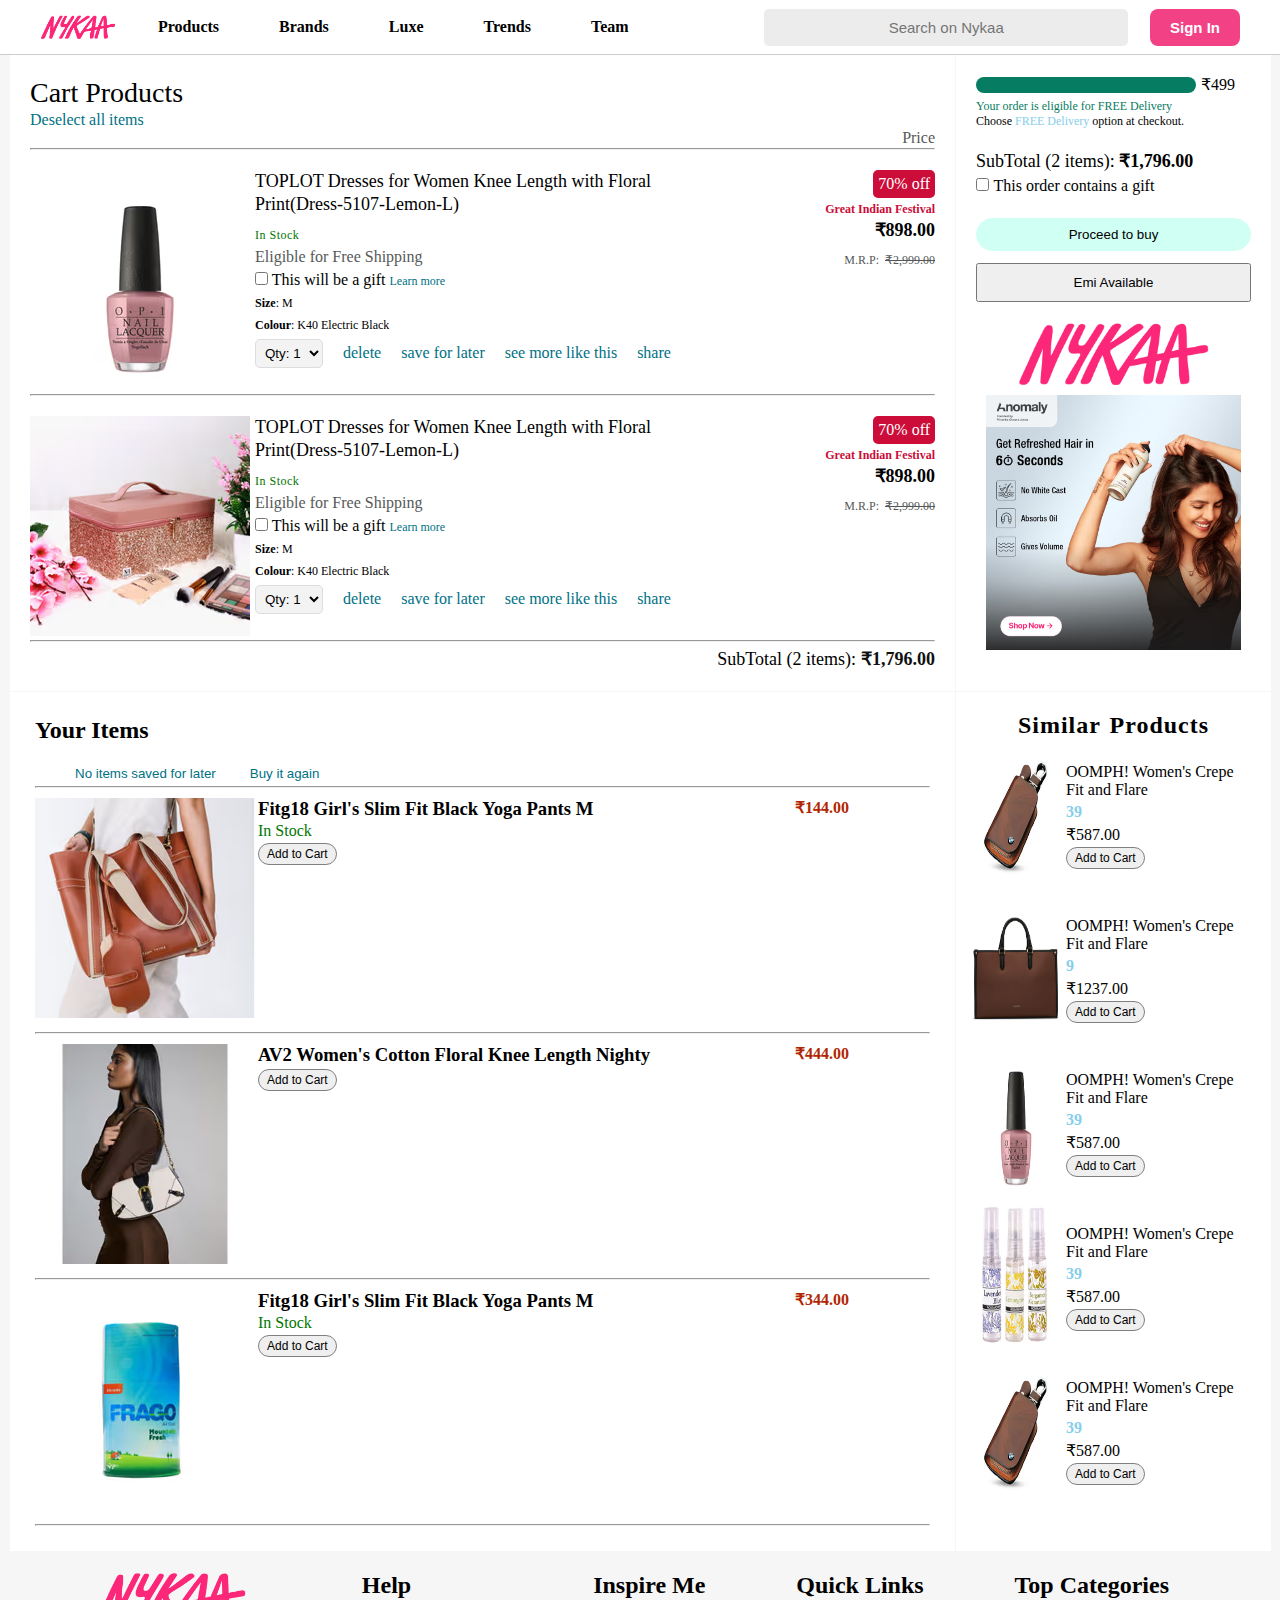
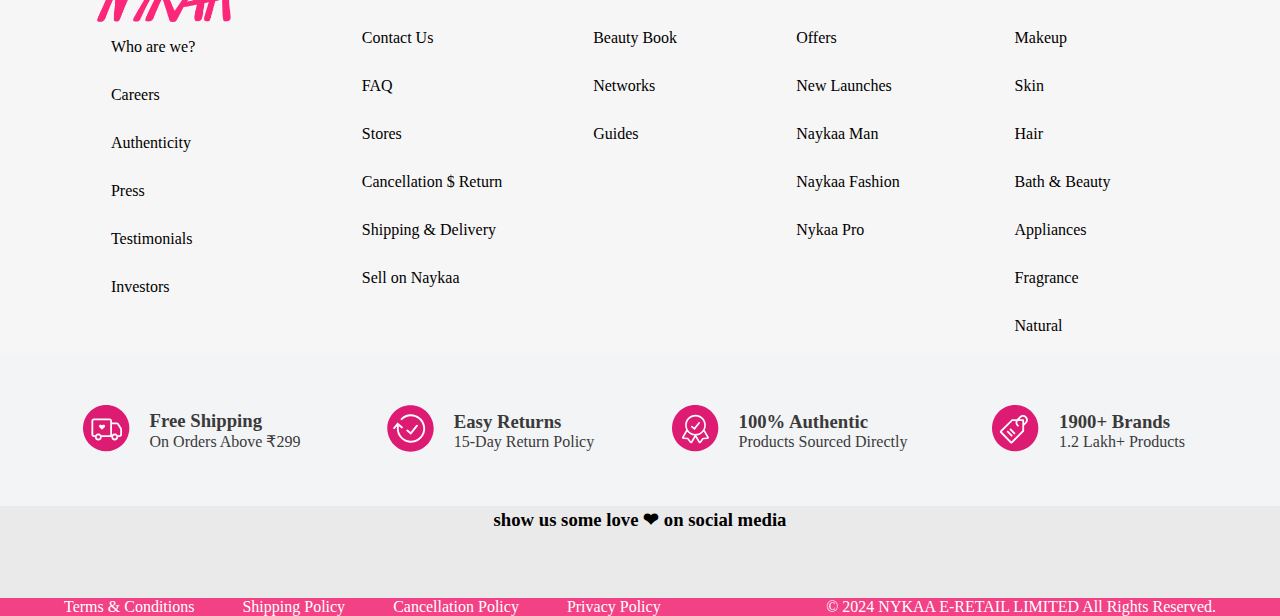
<file: cart.html>
<!DOCTYPE html>
<html lang="en">
  <head>
    <meta charset="UTF-8" />
    <meta name="viewport" content="width=device-width, initial-scale=1.0" />
    <link rel="stylesheet" href="cart.css" />
    <link
      rel="stylesheet"
      href="https://fonts.googleapis.com/css2?family=Material+Symbols+Outlined:opsz,wght,FILL,GRAD@24,400,0,0"
    />
    <link
      rel="icon"
      href="//images-static.naikaa.com/media/wysiwyg/uiTools/2024-3/beauty.png"
      type="image/x-icon"
    />
    <link
      rel="stylesheet"
      href="https://cdnjs.cloudflare.com/ajax/libs/font-awesome/6.6.0/css/all.min.css"
      integrity="sha512-Kc323vGBEqzTmouAECnVceyQqyqdsSiqLQISBL29aUW4U/M7pSPA/gEUZQqv1cwx4OnYxTxve5UMg5GT6L4JJg=="
      crossorigin="anonymous"
      referrerpolicy="no-referrer"
    />
    <title>Nyka Cart Page</title>
  </head>
  <body>
    <nav>
      <div class="bottom_header_menu" tabindex="0">
        <i class="fa-solid fa-bars fa-lg"></i>

        <ul id="menubar">
          <li>
            <img
              onclick="window.location.href = 'index.html'"
              src="Assests/nykaa-logo.png"
              alt="Nykaa Logo"
            />
            <a href="product.html">Products</a>
            <a href="#">Brands</a>
            <a href="#">Luxe</a>
            <a href="#">Trends</a>
            <a href="team.html">Team</a>
          </li>
        </ul>
      </div>

      <div class="nav_right">
        <input type="text" placeholder="Search on Nykaa" />
        <button onclick="window.location.href = 'login.html'">Sign In</button>
        <a href="cart.html"
          ><i class="fa-solid fa-cart-shopping" style="color: black"></i
        ></a>
      </div>
    </nav>

    <!-- Cart-Shopping -->
    <div class="cart-container">
      <!-- Left Top Container   -->
      <div class="left-top-container">
        <h2>Cart Products</h2>
        <p><a href="#">Deselect all items</a></p>
        <p>Price</p>

        <hr />
        <div class="cart-product-container">
          <div class="cart-product-image">
            <img src="./Assests/Products/product-8.png" alt="" />
          </div>

          <div class="cart-product-content">
            <h4>
              TOPLOT Dresses for Women Knee Length with Floral
              Print(Dress-5107-Lemon-L)
            </h4>
            <p>In Stock</p>
            <p>Eligible for Free Shipping</p>

            <div class="cart-product-content-gift-checkbox">
              <input type="checkbox" id="gift" />
              <label for="gift"
                >This will be a gift <a href="#">Learn more</a></label
              >
            </div>
            <p><span>Size</span>: M</p>
            <p><span>Colour</span>: K40 Electric Black</p>
            <div class="cart-product-content-footer">
              <div class="card-product-quantity">
                <select>
                  <option value="Qty:1">Qty: 1</option>
                  <option value="Qty:1">Qty: 0</option>
                  <option value="Qty:1">Qty: 2</option>
                  <option value="Qty:1">Qty: 3</option>
                  <option value="Qty:1">Qty: 4</option>
                  <option value="Qty:1">Qty: 5</option>
                </select>
              </div>
              <p>delete</p>
              <p>save for later</p>
              <p>see more like this</p>
              <p>share</p>
            </div>
          </div>

          <div class="cart-product-price-container">
            <p>70% off</p>
            <p>Great Indian Festival</p>
            <p>₹898.00</p>
            <p>M.R.P: <span>₹2,999.00</span></p>
          </div>
        </div>

        <hr />
        <div class="cart-product-container">
          <div class="cart-product-image">
            <img src="./Assests/Products/product-3.png" alt="" />
          </div>

          <div class="cart-product-content">
            <h4>
              TOPLOT Dresses for Women Knee Length with Floral
              Print(Dress-5107-Lemon-L)
            </h4>
            <p>In Stock</p>
            <p>Eligible for Free Shipping</p>

            <div class="cart-product-content-gift-checkbox">
              <input type="checkbox" id="gift" />
              <label for="gift"
                >This will be a gift <a href="#">Learn more</a></label
              >
            </div>
            <p><span>Size</span>: M</p>
            <p><span>Colour</span>: K40 Electric Black</p>
            <div class="cart-product-content-footer">
              <div class="card-product-quantity">
                <select>
                  <option value="Qty:1">Qty: 1</option>
                  <option value="Qty:1">Qty: 0</option>
                  <option value="Qty:1">Qty: 2</option>
                  <option value="Qty:1">Qty: 3</option>
                  <option value="Qty:1">Qty: 4</option>
                  <option value="Qty:1">Qty: 5</option>
                </select>
              </div>
              <p>delete</p>
              <p>save for later</p>
              <p>see more like this</p>
              <p>share</p>
            </div>
          </div>

          <div class="cart-product-price-container">
            <p>70% off</p>
            <p>Great Indian Festival</p>
            <p>₹898.00</p>
            <p>M.R.P: <span>₹2,999.00</span></p>
          </div>
        </div>

        <hr />

        <div class="cart-product-subtotal">
          <p>SubTotal (2 items): <span>₹1,796.00</span></p>
        </div>
      </div>

      <!-- right Top Container   -->

      <div class="right-Top-container">
        <div style="display: flex; gap: 5px; align-items: center">
          <div class="progressbar"></div>
          <p style="font-size: 16px">₹499</p>
        </div>

        <p>Your order is eligible for FREE Delivery</p>
        <p>
          Choose
          <span style="color: skyblue; cursor: pointer">FREE Delivery</span>
          option at checkout.
        </p>
        <div class="right-subtotal">
          <p>
            SubTotal (2 items): <span style="font-weight: bold">₹1,796.00</span>
          </p>
          <input type="checkbox" id="gift" />
          <label for="gift">This order contains a gift</label>
        </div>
        <button
          class="right-top-button"
          onclick="window.location.href = 'address.html'"
        >
          Proceed to buy
        </button>
        <div class="dropdown">
          <button class="dropbtn" onclick="myFunction()">Emi Available</button>
          <div id="myDropdown" class="dropdown-content">
            <a href="#home">Bajaj Finance</a>
            <a href="#home">Kotak Credit Card</a>
            <a href="#home">Axis Credit Card</a>
          </div>
        </div>
        <div class="right-container-banner">
          <img src="./Assests/nykaa-logo.png" alt="" />
          <img src="./Assests/f2.avif" alt="" />
        </div>
      </div>

      <!-- Left Bottom Container -->
      <div class="left-bottom-container">
        <h2>Your Items</h2>
        <div class="left-bottom-button">
          <button>No items saved for later</button>
          <button>Buy it again</button>
        </div>
        <hr />
        <div class="left-bottom-content">
          <div class="left-bottom-content-img">
            <img src="./Assests/Products/product-5.png" alt="" />
          </div>
          <div class="left-bottom-content-describe">
            <h3>Fitg18 Girl's Slim Fit Black Yoga Pants M</h3>
            <p>In Stock</p>
            <button>Add to Cart</button>
          </div>
          <h4>₹144.00</h4>
        </div>
        <hr />

        <div class="left-bottom-content">
          <div class="left-bottom-content-img">
            <img src="./Assests/Products/product-6.png" alt="" />
          </div>
          <div class="left-bottom-content-describe">
            <h3>AV2 Women's Cotton Floral Knee Length Nighty</h3>
            <button>Add to Cart</button>
          </div>
          <h4>₹444.00</h4>
        </div>
        <hr />
        <div class="left-bottom-content">
          <div class="left-bottom-content-img">
            <img src="./Assests/Products/product-9.png" alt="" />
          </div>
          <div class="left-bottom-content-describe">
            <h3>Fitg18 Girl's Slim Fit Black Yoga Pants M</h3>
            <p>In Stock</p>
            <button>Add to Cart</button>
          </div>
          <h4>₹344.00</h4>
        </div>
        <hr />
      </div>

      <!-- right-bottom-container -->
      <div class="right-bottom-container">
        <h2>Similar Products</h2>
        <div class="right-bottom-content">
          <div class="right-bottom-content-img">
            <img src="./Assests/Products/product-12.png" alt="" />
          </div>
          <div class="right-bottom-content-describe">
            <p>OOMPH! Women's Crepe Fit and Flare</p>
            <div class="right-bottom-rating">
              <i class="fa-solid fa-star" style="color: rgb(252, 191, 38)"></i>
              <i class="fa-solid fa-star" style="color: rgb(252, 191, 38)"></i>
              <i class="fa-solid fa-star" style="color: rgb(252, 191, 38)"></i>
              <i class="fa-solid fa-star" style="color: rgb(252, 191, 38)"></i>
              <i
                class="fa-solid fa-star-half-stroke"
                style="color: rgb(252, 191, 38)"
              ></i>
              <p>39</p>
            </div>
            <p>₹587.00</p>
            <button>Add to Cart</button>
          </div>
        </div>

        <div class="right-bottom-content">
          <div class="right-bottom-content-img">
            <img src="./Assests/Products/product-2.png" alt="" />
          </div>
          <div class="right-bottom-content-describe">
            <p>OOMPH! Women's Crepe Fit and Flare</p>
            <div class="right-bottom-rating">
              <i class="fa-solid fa-star" style="color: rgb(252, 191, 38)"></i>
              <i class="fa-solid fa-star" style="color: rgb(252, 191, 38)"></i>
              <i class="fa-solid fa-star" style="color: rgb(252, 191, 38)"></i>

              <i
                class="fa-solid fa-star-half-stroke"
                style="color: rgb(252, 191, 38)"
              ></i>
              <p>9</p>
            </div>
            <p>₹1237.00</p>
            <button>Add to Cart</button>
          </div>
        </div>

        <div class="right-bottom-content">
          <div class="right-bottom-content-img">
            <img src="./Assests/Products/product-8.png" alt="" />
          </div>
          <div class="right-bottom-content-describe">
            <p>OOMPH! Women's Crepe Fit and Flare</p>
            <div class="right-bottom-rating">
              <i class="fa-solid fa-star" style="color: rgb(252, 191, 38)"></i>
              <i class="fa-solid fa-star" style="color: rgb(252, 191, 38)"></i>
              <i class="fa-solid fa-star" style="color: rgb(252, 191, 38)"></i>
              <i class="fa-solid fa-star" style="color: rgb(252, 191, 38)"></i>
              <i
                class="fa-solid fa-star-half-stroke"
                style="color: rgb(252, 191, 38)"
              ></i>
              <p>39</p>
            </div>
            <p>₹587.00</p>
            <button>Add to Cart</button>
          </div>
        </div>

        <div class="right-bottom-content">
          <div class="right-bottom-content-img">
            <img src="./Assests/Products/product-11.png" alt="" />
          </div>
          <div class="right-bottom-content-describe">
            <p>OOMPH! Women's Crepe Fit and Flare</p>
            <div class="right-bottom-rating">
              <i class="fa-solid fa-star" style="color: rgb(252, 191, 38)"></i>
              <i class="fa-solid fa-star" style="color: rgb(252, 191, 38)"></i>
              <i class="fa-solid fa-star" style="color: rgb(252, 191, 38)"></i>
              <i class="fa-solid fa-star" style="color: rgb(252, 191, 38)"></i>
              <i class="fa-solid fa-star" style="color: rgb(252, 191, 38)"></i>
              <p>39</p>
            </div>
            <p>₹587.00</p>
            <button>Add to Cart</button>
          </div>
        </div>

        <div class="right-bottom-content">
          <div class="right-bottom-content-img">
            <img src="./Assests/Products/product-12.png" alt="" />
          </div>
          <div class="right-bottom-content-describe">
            <p>OOMPH! Women's Crepe Fit and Flare</p>
            <div class="right-bottom-rating">
              <i class="fa-solid fa-star" style="color: rgb(252, 191, 38)"></i>
              <i class="fa-solid fa-star" style="color: rgb(252, 191, 38)"></i>
              <i class="fa-solid fa-star" style="color: rgb(252, 191, 38)"></i>
              <i class="fa-solid fa-star" style="color: rgb(252, 191, 38)"></i>
              <i
                class="fa-solid fa-star-half-stroke"
                style="color: rgb(252, 191, 38)"
              ></i>
              <p>39</p>
            </div>
            <p>₹587.00</p>
            <button>Add to Cart</button>
          </div>
        </div>
      </div>
    </div>

    <footer>
      <ul>
        <li>
          <h2>
            <img
              style="width: 200px; margin-bottom: -20px; margin-left: -40px"
              src="Assests/nykaa-logo.png"
              alt="Brand Logo"
            />
          </h2>
          <a href="#">Who are we?</a>
          <a href="#">Careers</a>
          <a href="#">Authenticity</a>
          <a href="#">Press</a>
          <a href="#">Testimonials</a>
          <a href="#">Investors</a>
        </li>
      </ul>
      <ul>
        <li>
          <h2>Help</h2>
          <a href="#">Contact Us</a>
          <a href="#">FAQ</a>
          <a href="#">Stores</a>
          <a href="#">Cancellation $ Return</a>
          <a href="#">Shipping & Delivery</a>
          <a href="#">Sell on Naykaa</a>
        </li>
      </ul>
      <ul>
        <li>
          <h2>Inspire Me</h2>
          <a href="#">Beauty Book</a>
          <a href="#">Networks</a>
          <a href="#">Guides</a>
        </li>
      </ul>
      <ul>
        <li>
          <h2>Quick Links</h2>
          <a href="#">Offers</a>
          <a href="#">New Launches</a>
          <a href="#">Naykaa Man</a>
          <a href="#">Naykaa Fashion</a>
          <a href="#">Nykaa Pro</a>
        </li>
      </ul>
      <ul>
        <li>
          <h2>Top Categories</h2>
          <a href="#">Makeup</a>
          <a href="#">Skin</a>
          <a href="#">Hair</a>
          <a href="#">Bath & Beauty</a>
          <a href="#">Appliances</a>
          <a href="#">Fragrance</a>
          <a href="#">Natural</a>
        </li>
      </ul>
    </footer>

    <div class="footerpolicy">
      <div class="policy_cards">
        <div><img src="Assests/policy1.svg" alt="" /></div>
        <div>
          <h3>Free Shipping</h3>
          <p>On Orders Above ₹299</p>
        </div>
      </div>
      <div class="policy_cards">
        <div><img src="Assests/policy2.svg" alt="" /></div>
        <div>
          <h3>Easy Returns</h3>
          <p>15-Day Return Policy</p>
        </div>
      </div>
      <div class="policy_cards">
        <div><img src="Assests/policy3.svg" alt="" /></div>
        <div>
          <h3>100% Authentic</h3>
          <p>Products Sourced Directly</p>
        </div>
      </div>
      <div class="policy_cards">
        <div><img src="Assests/policy4.svg" alt="" /></div>
        <div>
          <h3>1900+ Brands</h3>
          <p>1.2 Lakh+ Products</p>
        </div>
      </div>
    </div>

    <div class="media_cards">
      <h3>show us some love ❤ on social media</h3>
      <div>
        <i class="fa-brands fa-square-instagram fa-2xl"></i>
        <i class="fa-brands fa-square-facebook fa-2xl"></i>
        <i class="fa-brands fa-youtube fa-2xl"></i>
        <i class="fa-brands fa-square-twitter fa-2xl"></i>
        <i class="fa-brands fa-square-pinterest fa-2xl"></i>
      </div>
    </div>

    <div class="bottom_footer">
      <div class="left">
        <a href="#">Terms & Conditions</a>
        <a href="#">Shipping Policy</a>
        <a href="#">Cancellation Policy</a>
        <a href="#">Privacy Policy</a>
      </div>
      <div class="right">
        <p>© 2024 NYKAA E-RETAIL LIMITED All Rights Reserved.</p>
      </div>
    </div>
  </body>

  <script>
    function myFunction() {
      document.getElementById("myDropdown").classList.toggle("show");
    }
    window.onclick = function (event) {
      if (!event.target.matches(".dropbtn")) {
        var dropdowns = document.getElementsByClassName("dropdown-content");
        var i;
        for (i = 0; i < dropdowns.length; i++) {
          var openDropdown = dropdowns[i];
          if (openDropdown.classList.contains("show")) {
            openDropdown.classList.remove("show");
          }
        }
      }
    };
  </script>
</html>
</file>
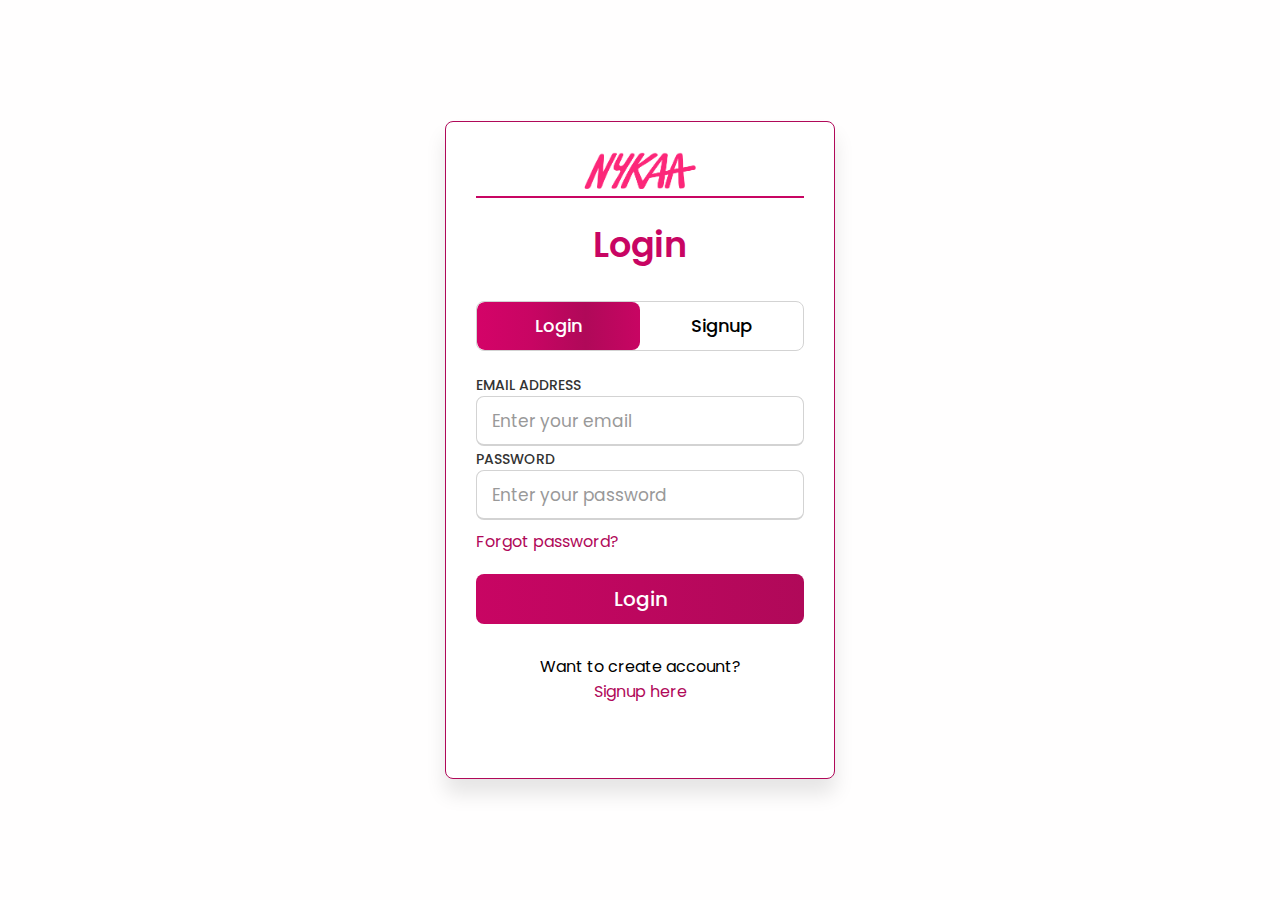
<file: login.html>
<!DOCTYPE html>
<html lang="en">
  <head>
    <meta charset="UTF-8" />
    <meta name="viewport" content="width=device-width, initial-scale=1.0" />
    <title>Login & Signup Page</title>
    <link rel="stylesheet" href="login.css" />
    <link
      rel="icon"
      href="//images-static.naikaa.com/media/wysiwyg/uiTools/2024-3/beauty.png"
      type="image/x-icon"
    />
  </head>
  <body>
    <div class="login-container">
      <div class="login-page-logo">
        <img src="./Assests/nykaa-logo.png" alt="nykaa-logo" class="logo" />
      </div>
      <div class="title-text">
        <div class="title login">Login</div>
        <div class="title signup">Create Account</div>
      </div>
      <div class="form-container">
        <div class="slide-controls">
          <input type="radio" name="slide" id="login" checked />
          <input type="radio" name="slide" id="signup" />
          <label for="login" class="slide login">Login</label>
          <label for="signup" class="slide signup">Signup</label>
          <div class="slider-tab"></div>
        </div>
        <div class="form-inner">
          <form action="#" class="login">
            <div class="field">
              <p>Email Address</p>
              <!-- Paragraph before the input -->
              <input
                type="text"
                placeholder="Enter your email"
                required
                id="login-email"
              />
            </div>
            <div class="field">
              <p>Password</p>
              <!-- Paragraph before the input -->
              <input
                type="password"
                placeholder="Enter your password"
                required
                id="login-password"
              />
            </div>
            <br />
            <div class="pass-link"><a href="#">Forgot password?</a></div>
            <div class="field btn">
              <div class="btn-layer"></div>
              <input type="submit" value="Login" id="login-submit" />
            </div>
            <div class="signup-link">
              Want to create account?<br />
              <a href="">Signup here</a>
            </div>
          </form>
          <form action="#" class="signup">
            <div class="field">
              <p>Name</p>
              <!-- Paragraph before the input -->
              <input
                type="text"
                placeholder="Enter your name"
                required
                id="signup-name"
              />
            </div>
            <div class="field">
              <p>Email Address</p>
              <!-- Paragraph before the input -->
              <input
                type="text"
                placeholder="Enter your email"
                required
                id="signup-email"
              />
            </div>
            <div class="field">
              <p>Password</p>
              <!-- Paragraph before the input -->
              <input
                type="password"
                placeholder="Enter your password"
                required
                id="signup-password"
              />
            </div>
            <br />
            <div class="field btn">
              <div class="btn-layer"></div>
              <input type="submit" value="Signup" id="signup-submit" />
            </div>
            <div class="signup-link">
              Already have an account?<br />
              <a href="">Login now</a>
            </div>
          </form>
        </div>
      </div>
    </div>
  </body>
  <script src="login.js"></script>
  <!-- Done -->
</html>
</file>
<file: cart.css>
* {
  padding: 0px;
  margin: 0px;
  box-sizing: border-box;
}

body {
  width: 100%;
  height: 100%;
  background-color: rgb(247, 246, 246);
}

nav {
  height: 55px;
  display: flex;
  justify-content: space-between;
  align-items: center;
  padding: 0px 18px;
  border-bottom: 1px solid rgb(204, 204, 204);
  position: fixed;
  left: 0;
  right: 0;
  z-index: 3;
  background-color: white;
}
#menubar > li > img {
  width: 100px;
}

.fa-bars {
  display: none !important;
}
#menubar {
  display: none;
  list-style-type: none;
}
#menubar li {
  display: flex;
  flex-direction: column;
  gap: 20px;
  padding: 10px;
  justify-content: center;
  align-items: center;
}
#menubar li a {
  padding: 10px;
  font-weight: 600;
  text-decoration: none;
  color: black;
}
#menubar li a:hover {
  transform: scale(1.1);
}
.fa-bars {
  cursor: pointer;
}
.nav_right {
  width: 40%;
  display: flex;
  align-items: center;
  gap: 22px;
}
.nav_right > input {
  width: 100%;
  background-color: rgb(236, 236, 236);
  border: none;
  border-radius: 5px;
  padding: 10px;
  font-size: 15px;
  text-align: center;
}
.nav_right > button {
  color: white;
  background-color: rgb(243, 65, 133);
  border: none;
  border-radius: 8px;
  padding: 10px 20px;
  font-size: 15px;
  font-weight: 600;
  text-wrap: nowrap;
}
.nav_right > button:hover {
  background-color: rgb(219, 2, 85);
}

/**********************************Left Top Container ******************************/
.cart-container {
  display: grid;
  grid-template-columns: 75% 25%;
  margin: 0px 10px;
  gap: 1px;
  padding-top: 55px;
  padding-bottom: 1px;
}

.left-top-container {
  background-color: white;
  padding: 20px;
}

.left-top-container > h2 {
  font-size: 28px;
  font-weight: 400;
  line-height: 36px;
}

.left-top-container > p:nth-child(2) a {
  text-decoration: none;
  color: #007185;
}

.left-top-container > p:nth-child(2) a:hover {
  border-bottom: 1px solid rgb(113, 22, 22);
  color: rgb(113, 22, 22);
}

.left-top-container > p:nth-child(3) {
  display: flex;
  justify-content: flex-end;
  padding-bottom: 1px;
  color: #565959;
}

.cart-product-container {
  display: flex;
  padding-top: 20px;
}

.cart-product-image {
  width: auto;
  height: auto;
  margin-right: 5px;
}

.cart-product-content {
  width: 60%;
}

.cart-product-content > h4 {
  font-weight: 400;
  font-size: 18px;
  line-height: 1.3em;
}

.cart-product-content > p:nth-child(2) {
  color: #007600;
  font-size: 12px;
  letter-spacing: 0.5px;
  line-height: 16px;
  padding-top: 10px;
}

.cart-product-content > p:nth-child(3) {
  color: #565959;
  line-height: 16px;
  padding-top: 6px;
}
.cart-product-content-gift-checkbox {
  padding-top: 6px;
}

.cart-product-content-gift-checkbox > label > a {
  color: #007185;
  text-decoration: none;
  line-height: 16px;
  font-size: 12px;
}

.cart-product-content-gift-checkbox > label > a:hover {
  color: rgb(113, 22, 22);
  border-bottom: 1px solid rgb(113, 22, 22);
}

.cart-product-content > p:nth-child(5) {
  padding-top: 6px;
  line-height: 16px;
  font-size: 12px;
}

.cart-product-content > p:nth-child(5) > span {
  font-weight: bold;
  line-height: 16px;
  font-size: 12px;
}

.cart-product-content > p:nth-child(6) {
  padding-top: 6px;
  font-size: 12px;
  line-height: 16px;
}

.cart-product-content > p:nth-child(6) > span {
  font-weight: bold;
  line-height: 16px;
  font-size: 12px;
}

.cart-product-price-container {
  text-align: right;
  width: 30%;
}

.cart-product-content-footer {
  display: flex;
  align-items: center;
  color: #007185;
  padding: 6px 0px;
}

.cart-product-content-footer p:hover {
  color: rgb(113, 22, 22);
  border-bottom: 1px solid rgb(113, 22, 22);
  cursor: pointer;
}

.card-product-quantity > select {
  padding: 5px;
  background-color: rgb(243, 243, 243);
  border: 1px solid rgb(221, 221, 221);
  border-radius: 5px;
}

.cart-product-content-footer > p:nth-child(2) {
  margin-left: 20px;
}

.cart-product-content-footer > p:nth-child(3) {
  margin-left: 20px;
}

.cart-product-content-footer > p:nth-child(4) {
  margin-left: 20px;
}

.cart-product-content-footer > p:nth-child(5) {
  margin-left: 20px;
}

/* Cart-Price */

.cart-product-price-container > p:nth-child(1) {
  background-color: #cc0c39;
  display: inline-block;
  padding: 5px 5px;
  border-radius: 5px;
  color: white;
}

.cart-product-price-container > p:nth-child(2) {
  color: #cc0c39;
  line-height: 12px;
  margin-top: 5px;
  font-size: 12px;
  font-weight: bold;
}

.cart-product-price-container > p:nth-child(3) {
  font-size: 18px;
  line-height: 24px;
  margin-top: 3px;
  font-weight: bold;
}

.cart-product-price-container > p:nth-child(4) {
  margin-top: 10px;
  color: #565959;
  font-size: 12px;
  line-height: 16px;
}

.cart-product-price-container > p:nth-child(4) > span {
  text-decoration: line-through;
  padding-left: 3px;
  font-size: 12px;
  line-height: 16px;
}

/* Subtotal */
.cart-product-subtotal > p {
  display: flex;
  justify-content: flex-end;
  padding-top: 5px;
  font-size: 18px;
  line-height: 24px;
}

.cart-product-subtotal > p span {
  color: #0f1111;
  font-weight: bold;
  padding-left: 5px;
}

/* right subtotal */

.cart-subtotal {
  position: relative;
  left: 20px;
  right: 20px;
  top: 100px;
  background-color: white;
  padding: 20px;
  height: 270px;
}

/******************************** right-Top-container ******************************/
.right-Top-container {
  background-color: #ffff;
  padding: 20px;
}
.progressbar {
  background-color: #067d62;
  width: 80%;
  height: 16px;
  border-radius: 20px;
}

.right-Top-container > p:nth-child(2) {
  margin-top: 5px;
  color: #067d62;
  text-align: left;
  font-size: 12px;
  line-height: 15px;
}

.right-Top-container > p:nth-child(3) {
  text-align: left;
  font-size: 12px;
  line-height: 15px;
}

.right-subtotal {
  margin-top: 20px;
  font-size: 18px;
  line-height: 24px;
}

.right-subtotal > label {
  font-size: 16px;
}

.right-top-button {
  background-color: #d0fff4;
  border: 1px solid #d0fff4;
  text-align: center;
  width: 100%;
  font-weight: 500;
  margin-top: 20px;
  padding: 8px 0px;
  border-radius: 20px;
  cursor: pointer;
}
.right-top-button:hover {
  background-color: #91f6de;
}
.dropdown {
  position: relative;
}

.dropdown > .dropbtn {
  width: 100%;
  margin-top: 12px;
  padding: 10px 10px;
  cursor: pointer;
}

.dropdown-content {
  display: none;
  position: absolute;
  background-color: #f1f1f1;
  width: 100%;
  overflow: auto;
  box-shadow: 0px 8px 16px 0px rgba(0, 0, 0, 0.2);
  z-index: 1;
}

.dropdown-content a {
  color: black;
  padding: 12px 16px;
  text-decoration: none;
  display: block;
}

.dropdown-content a:hover {
  box-shadow: 1px 1px 5px #007185;
}

.show {
  display: block;
}

.right-container-banner {
  display: flex;
  flex-direction: column;
  gap: 10px;
  padding-top: 20px;
  padding-inline: 10px;
}
/******************************* left-bottom-container *****************************/

.left-bottom-container {
  background-color: #ffff;
  padding: 25px;
}

.left-bottom-container > h2 {
  margin-bottom: 20px;
}

.left-bottom-button {
  margin-left: 40px;
}

.left-bottom-button > button {
  background-color: transparent;
  margin-right: 30px;
  border: none;
  cursor: pointer;
  color: #007185;
  padding-bottom: 5px;
}

.left-bottom-button > button:active {
  border-bottom: 1px solid rgb(255, 187, 0);
}

.left-bottom-content {
  margin-top: 10px;
  margin-bottom: 10px;
}
.left-bottom-content-img {
  width: auto;
  height: auto;
  margin-right: 3px;
}

.left-bottom-content {
  display: flex;
}

.left-bottom-content-describe {
  width: 60%;
}

.left-bottom-content-describe > p {
  color: #007600;
  margin-top: 2px;
}

.left-bottom-content-describe > button {
  padding: 3px 8px;
  font-size: 12px;
  border-radius: 20px;
  margin-top: 3px;
  border: 1px solid grey;
  cursor: pointer;
}

.left-bottom-content-describe > button:hover {
  background-color: rgb(231, 231, 231);
}

.left-bottom-content > h4 {
  color: #b12704;
}
/*****************************right-bottom-container *******************************/

.right-bottom-container {
  background-color: #ffff;
  padding: 10px;
}

.right-bottom-container > h2 {
  text-align: center;
  padding-top: 10px;
  letter-spacing: 1px;
  word-spacing: 2px;
}

.right-bottom-content {
  display: flex;
  align-items: center;
}

.right-bottom-content-img {
  width: auto;
  height: auto;
}
.right-bottom-content-img img {
  width: 100px;
  height: 150px;
}
.right-bottom-content-describe {
  width: 60%;
}

.right-bottom-content-describe > p:nth-child(1) {
  height: 40px;
}

.right-bottom-rating > p {
  display: inline;
  color: skyblue;
  font-weight: 600;
}
.right-bottom-content-describe p:nth-child(3) {
  font-weight: 500;
  margin-top: 4px;
}

.right-bottom-content-describe > button {
  padding: 3px 8px;
  font-size: 12px;
  border-radius: 20px;
  margin-top: 3px;
  border: 1px solid grey;
  cursor: pointer;
}

/* FOOTER */
.top_footer {
  background: linear-gradient(
    45deg,
    rgb(179, 35, 86),
    rgb(197, 83, 106),
    rgb(212, 123, 128),
    rgb(226, 160, 150),
    rgb(238, 197, 172),
    rgb(247, 234, 195)
  );
  padding: 1rem 3rem;
  display: grid;
  grid-template-columns: repeat(3, 1fr);
  column-gap: 1rem;
  font-size: 16px;
}
.top_footer > .home_email {
  padding: 1rem;
  /* align-items: center; */
}
.top_footer > .home_email > input {
  background-color: bisque;
  width: 70%;
  padding: 10px 15px;
  border: none;
  border-radius: 5px;
}
.top_footer > .home_email > button {
  background-color: rgb(255, 0, 136);
  color: white;
  padding: 10px 15px;
  border: none;
  border-radius: 5px;
}

.top_footer > .home_contact {
  display: flex;
  flex-direction: column;
}
.top_footer > .home_download {
  display: flex;
  flex-direction: column;
  padding: 1rem;
}

footer {
  display: flex;
  justify-content: space-evenly;
  width: 100%;
  background: url("https://png.pngtree.com/thumb_back/fh260/background/20231026/pngtree-pastel-pink-textured-background-with-abstract-watercolor-painting-image_13721736.png");
  background-repeat: no-repeat;
  background-size: cover;
  padding: 20px;
}

footer > ul > li {
  display: flex;
  justify-content: center;
  gap: 30px;
  flex-direction: column;
}
footer > ul > li > a {
  text-decoration: none;
  color: black;
}

.footerpolicy {
  box-sizing: border-box;
  background-color: rgb(243, 244, 246);
  display: grid;
  grid-template-columns: repeat(4, 1fr);
  gap: 1rem;
  padding: 50px;
}
.policy_cards {
  display: flex;
  justify-content: center;
  align-items: center;
  color: rgb(58, 58, 58);
}
.policy_cards > div {
  padding: 0px 10px;
}

.media_cards {
  margin: 0;
  padding: 0.2rem 5rem;
  box-sizing: border-box;
  background-color: rgb(234, 234, 234);
}

.media_cards > h3 {
  text-align: center;
}
.media_cards > div {
  margin: 2rem 0;
  display: flex;
  justify-content: space-evenly;
  gap: 8rem;
}

.bottom_footer {
  background-color: rgb(242, 65, 133);
  color: white;
  display: flex;
  justify-content: space-between;
  align-items: center;
  padding: 0 4rem;
}
.bottom_footer > .left {
  display: flex;
  gap: 3rem;
}

.bottom_footer > .left > a {
  text-decoration: none;
  color: white;
}

/* media query */

/* tablet view */
@media screen and (max-width: 1024px) {
  .bottom_footer {
    justify-content: center;
  }
  .bottom_footer > .left {
    display: none;
  }
}

/* mobile veiw */
@media screen and (max-width: 768px) {
  header {
    width: 100%;
  }
  .top_header_feature {
    display: none;
  }
  nav {
    width: 100%;
    display: flex;
    justify-content: space-evenly;
  }

  /* .nav_left{
      display: none;
  } */
  .nav_right {
    width: 100%;
    padding: 0.5rem;
  }
  .nav_right > input {
    width: 100%;
  }
  .bottom_header_menu {
    color: rgb(255, 0, 140);
    display: flex;
    align-items: center;
    justify-content: space-between;
    width: 10%;
  }
  .bottom_header_menu:focus-within #menubar {
    display: flex;
    flex-direction: column;
    position: absolute;
    background-color: white;
    top: 35px;
    left: 0;
    width: 100%;
    text-align: center;
    z-index: 999;
  }
  #menubar li a {
    text-decoration: none;
    color: #232323;
    transition: color 0.3s ease;
  }
  .fa-bars {
    display: block !important;
    font-size: 24px;
  }
  .home_cards {
    display: none;
  }
  .homecard_banner {
    display: block;
    width: 100%;
    margin-top: 1rem;
  }
  .top_Brand {
    display: grid;
    grid-template-columns: repeat(1, 1fr);
  }
  .top_Brand > img {
    width: 100%;
    padding: 20px;
    border-radius: 18px;
  }
  .top_footer {
    display: none;
  }
  footer {
    display: flex;
    flex-direction: column;
    padding: 0px;
  }
  footer > ul {
    margin-bottom: 0.2rem;
  }
  footer > ul > li > a {
    display: none;
  }
  footer > ul > li > h2::after {
    content: "⩔";
    float: right;
    margin-right: 4rem;
  }
  .footerpolicy {
    display: none;
  }
  .media_cards {
    display: none;
  }
}

/* mobile view */
@media screen and (min-width: 768px) {
  /* .fa-bars{
      display: none;
  } */

  .nav_left,
  .nav_right {
    display: flex;
    align-items: center;
  }
  #menubar {
    display: flex;
    padding: 0;
  }
  #menubar li {
    display: flex;
    flex-direction: row;
  }
  #menubar li a {
    margin-right: 20px;
  }
}
</file>
<file: login.css>
@import url("https://fonts.googleapis.com/css?family=Poppins:400,500,600,700&display=swap");
* {
  margin: 0;
  padding: 0;
  box-sizing: border-box;
  font-family: "Poppins", sans-serif;
}
html,
body {
  display: grid;
  height: 100%;
  width: 100%;
  place-items: center;
  background: #fffefe;
}
::selection {
  background: #1a75ff;
  color: #fff;
}

.login-page-logo {
  text-align: center; /* Center the logo */
  margin-bottom: 20px; /* Space below the logo */
  border-bottom: #c80563 solid 2px;
}

.login-page-logo .logo {
  width: 150px; /* Set the width of the logo */
  height: auto; /* Maintain aspect ratio */
}

/* Default for desktop and larger screens */
.login-container {
  overflow: hidden;
  max-width: 390px; /* Default width */
  background: #fff;
  padding: 30px;
  border-radius: 8px;
  box-shadow: 0px 15px 20px rgba(0, 0, 0, 0.1);
  border: thin double #b00959;
}

/* For tablets (768px to 1024px) */
@media (max-width: 1024px) {
  .login-container {
    max-width: 350px; /* Adjusted for tablet screens */
  }
}

/* For mobile devices (less than 768px) */
@media (max-width: 768px) {
  .login-container {
    max-width: 350px; /* Adjusted for mobile screens */
  }
}

.login-container .title-text {
  display: flex;
  width: 200%;
}
.login-container .title {
  width: 50%;
  font-size: 35px;
  font-weight: 600;
  color: #c80563;
  text-align: center;
  transition: all 0.6s cubic-bezier(0.68, -0.55, 0.265, 1.55);
}
.login-container .slide-controls {
  position: relative;
  display: flex;
  height: 50px;
  width: 100%;
  overflow: hidden;
  margin: 30px 0 10px 0;
  justify-content: space-between;
  border: 1px solid lightgrey;
  border-radius: 8px;
}
.slide-controls .slide {
  height: 100%;
  width: 100%;
  color: #fff;
  font-size: 18px;
  font-weight: 500;
  text-align: center;
  line-height: 48px;
  cursor: pointer;
  z-index: 1;
  transition: all 0.6s ease;
}
.slide-controls label.signup {
  color: #000;
}
.slide-controls .slider-tab {
  position: absolute;
  height: 100%;
  width: 50%;
  left: 0;
  z-index: 0;
  border-radius: 8px;
  background: -webkit-linear-gradient(left, #d40368, #c80563, #b00959, #c80563);
  transition: all 0.6s cubic-bezier(0.68, -0.55, 0.265, 1.55);
}
input[type="radio"] {
  display: none;
}
#signup:checked ~ .slider-tab {
  left: 50%;
}
#signup:checked ~ label.signup {
  color: #fff;
  cursor: default;
  user-select: none;
}
#signup:checked ~ label.login {
  color: #000;
}
#login:checked ~ label.signup {
  color: #000;
}
#login:checked ~ label.login {
  cursor: default;
  user-select: none;
}
.login-container .form-container {
  width: 100%;
  overflow: hidden;
}
.field p {
  font-size: 14px;
  color: #333;
  margin-bottom: 0px;
  margin-top: 24px;
  text-transform: uppercase;
  font-weight: 500;
}

.form-container .form-inner {
  display: flex;
  width: 200%;
}
.form-container .form-inner form {
  width: 50%;
  transition: all 0.6s cubic-bezier(0.68, -0.55, 0.265, 1.55);
  margin-top: -10px !important;
}
.form-inner form .field {
  height: 50px;
  width: 100%;
  margin-top: 20px;
}
.form-inner form .field input {
  height: 100%;
  width: 100%;
  outline: none;
  padding-left: 15px;
  border-radius: 8px;
  border: 1px solid lightgrey;
  border-bottom-width: 2px;
  font-size: 17px;
  transition: all 0.3s ease;
}

.form-inner form .field input:focus {
  border-color: #b00959;
  /* box-shadow: inset 0 0 3px #fb6aae; */
}
.form-inner form .field input::placeholder {
  color: #999;
  transition: all 0.3s ease;
}
form .field input:focus::placeholder {
  color: #c80563;
}
.form-inner form .pass-link {
  margin-top: 5px;
}
.form-inner form .signup-link {
  text-align: center;
  margin-top: 30px;
}
.form-inner form .pass-link a,
.form-inner form .signup-link a {
  color: #b00959;
  text-decoration: none;
}
.form-inner form .pass-link a:hover,
.form-inner form .signup-link a:hover {
  text-decoration: underline;
}
form .btn {
  height: 50px;
  width: 100%;
  border-radius: 8px;
  position: relative;
  overflow: hidden;
}
form .btn .btn-layer {
  height: 100%;
  width: 300%;
  position: absolute;
  left: -100%;
  background: -webkit-linear-gradient(left, #d40368, #c80563, #b00959, #c80563);
  border-radius: 8px;
  transition: all 0.4s ease;
}
form .btn:hover .btn-layer {
  left: 0;
}
form .btn input[type="submit"] {
  height: 100%;
  width: 100%;
  z-index: 1;
  position: relative;
  background: none;
  border: none;
  color: #fff;
  padding-left: 0;
  border-radius: 8px;
  font-size: 20px;
  font-weight: 500;

  cursor: pointer;
}
/* Done */
</file>
